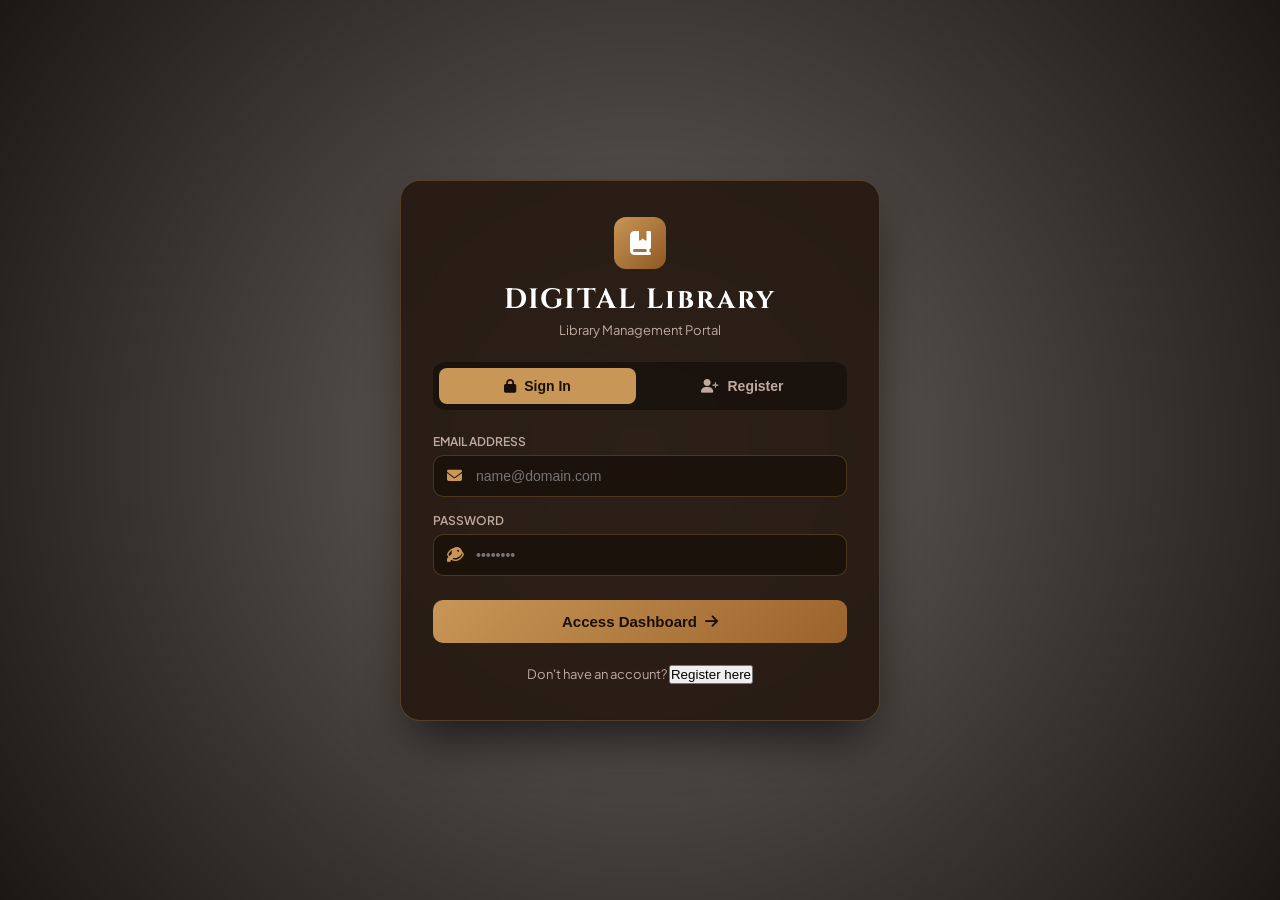
<file: index.html>
<!DOCTYPE html>
<html lang="en">
<head>
  <meta charset="UTF-8" />
  <meta name="viewport" content="width=device-width, initial-scale=1.0" />
  <title>Library Management - Login & Register</title>
  
  <!-- Fonts -->
  <link rel="preconnect" href="https://fonts.googleapis.com">
  <link rel="preconnect" href="https://fonts.gstatic.com" crossorigin>
  <link href="https://fonts.googleapis.com/css2?family=Cinzel:wght@600;700&family=Plus+Jakarta+Sans:wght@400;500;600;700&display=swap" rel="stylesheet">
  
  <!-- Font Awesome Icons -->
  <link rel="stylesheet" href="https://cdnjs.cloudflare.com/ajax/libs/font-awesome/6.5.1/css/all.min.css">
  
  <!-- Stylesheet -->
  <link rel="stylesheet" href="style.css" />
</head>
<body>
  <div class="library-bg-overlay"></div>
  <div id="toast" class="toast"></div>

  <div class="auth-wrapper">
    <div class="auth-card">
      <!-- Header -->
      <div class="auth-header">
        <div class="logo-icon"><i class="fa-solid fa-book-bookmark"></i></div>
        <h1 class="brand-title">DIGITAL Library</h1>
        <p class="brand-subtitle">Library Management Portal</p>
      </div>

      <!-- Tab Buttons -->
      <div class="auth-tabs">
        <button id="tab-login-btn" type="button" class="tab-btn active" onclick="switchAuthTab('login')">
          <i class="fa-solid fa-lock"></i> Sign In
        </button>
        <button id="tab-register-btn" type="button" class="tab-btn" onclick="switchAuthTab('register')">
          <i class="fa-solid fa-user-plus"></i> Register
        </button>
      </div>

      <!-- Login Form -->
      <form id="login-form" class="auth-form" onsubmit="handleLogin(event)">
        <div class="input-group">
          <label for="login-email">Email Address</label>
          <div class="input-field">
            <i class="fa-solid fa-envelope"></i>
            <input type="email" id="login-email" name="email" autocomplete="username" placeholder="name@domain.com" required />
          </div>
        </div>

        <div class="input-group">
          <label for="login-password">Password</label>
          <div class="input-field">
            <i class="fa-solid fa-key"></i>
            <input type="password" id="login-password" name="password" autocomplete="current-password" placeholder="••••••••" required />
            <i class="fa-regular fa-eye toggle-pwd" onclick="togglePasswordVisibility('login-password', this)"></i>
          </div>
        </div>

        <!-- Extra: Remember Me & Forgot Password -->
        

        <button type="submit" class="submit-btn">
          Access Dashboard <i class="fa-solid fa-arrow-right"></i>
        </button>

        <p class="switch-helper">
          Don't have an account? <button type="button" class="text-link-btn" onclick="switchAuthTab('register')">Register here</button>
        </p>
      </form>

      <!-- Register Form -->
      <form id="register-form" class="auth-form hidden" onsubmit="handleRegister(event)">
        <div class="input-group">
          <label for="reg-name">Full Name</label>
          <div class="input-field">
            <i class="fa-solid fa-user"></i>
            <input type="text" id="reg-name" name="name" placeholder="Enter Full Name" required />
          </div>
        </div>

        <!-- Extra: User Role Dropdown -->
        

        <div class="input-group">
          <label for="reg-mobile">Mobile Number</label>
          <div class="input-field">
            <i class="fa-solid fa-phone"></i>
            <input type="tel" id="reg-mobile" name="mobile" placeholder="10-digit number" pattern="[0-9]{10}" title="Please enter a valid 10-digit mobile number" required />
          </div>
        </div>

        <div class="input-group">
          <label for="reg-address">Address</label>
          <div class="input-field">
            <i class="fa-solid fa-location-dot"></i>
            <input type="text" id="reg-address" name="address" placeholder="Address" required />
          </div>
        </div>

        <div class="input-group">
          <label for="reg-email">Email Address</label>
          <div class="input-field">
            <i class="fa-solid fa-envelope"></i>
            <input type="email" id="reg-email" name="email" autocomplete="username" placeholder="name@domain.com" required />
          </div>
        </div>

        <div class="input-group">
          <label for="reg-password">Password</label>
          <div class="input-field">
            <i class="fa-solid fa-key"></i>
            <input type="password" id="reg-password" name="password" autocomplete="new-password" placeholder="Create Password (min 6 chars)" minlength="6" required />
            <i class="fa-regular fa-eye toggle-pwd" onclick="togglePasswordVisibility('reg-password', this)"></i>
          </div>
        </div>

        <button type="submit" class="submit-btn">
          Create Account <i class="fa-solid fa-circle-check"></i>
        </button>

        <p class="switch-helper">
          Already registered? <button type="button" class="text-link-btn" onclick="switchAuthTab('login')">Sign in instead</button>
        </p>
      </form>
    </div>
  </div>

  <script src="script.js"></script>
</body>
</html>
</file>
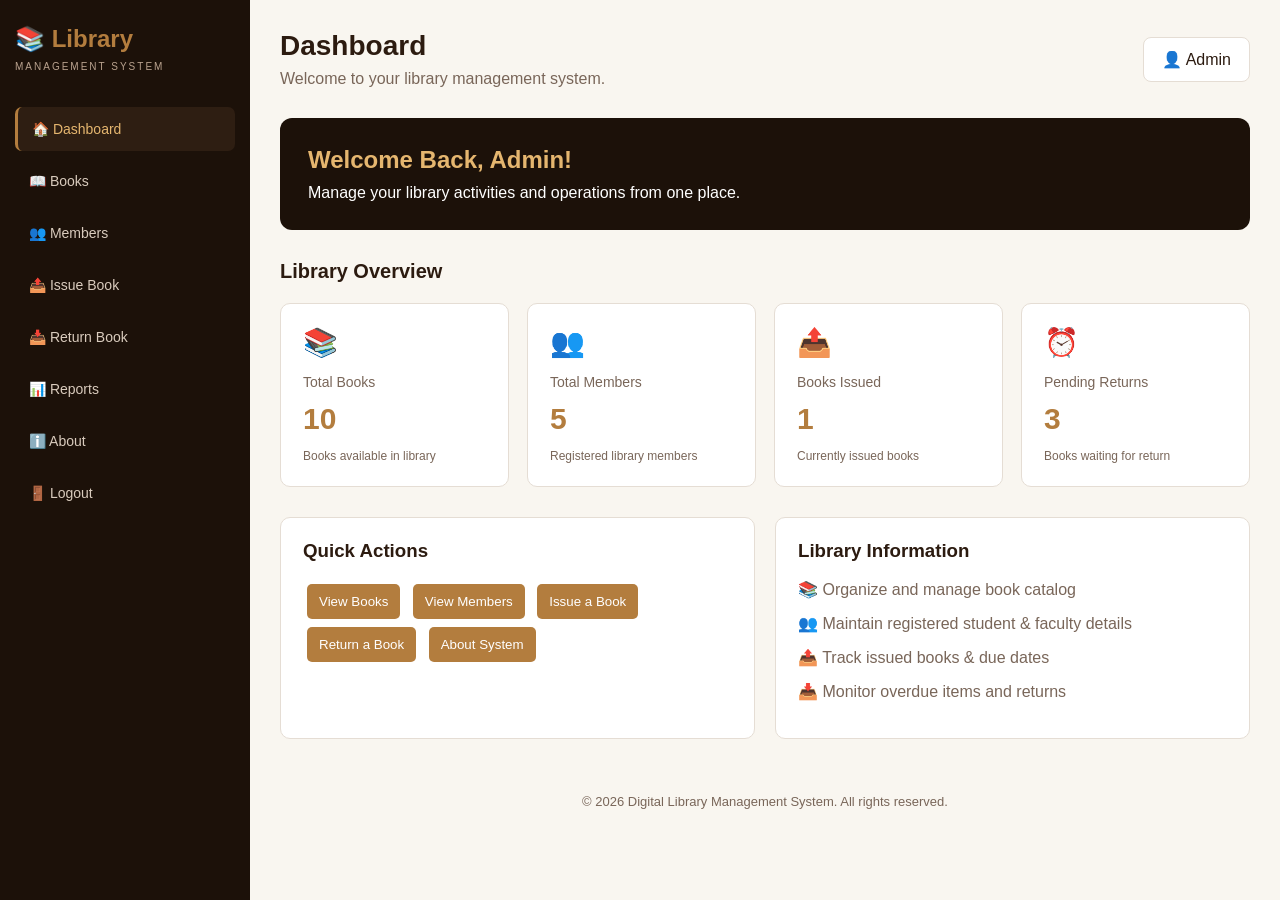
<file: dashboard/dashboard.html>
<!DOCTYPE html>
<html lang="en">
<head>
    <meta charset="UTF-8">
    <meta name="viewport" content="width=device-width, initial-scale=1.0">
    <title>Library Dashboard - Digital Library Management</title>
    <link rel="stylesheet" href="dashboard.css">
</head>
<body>

    <!-- Sidebar Navigation -->
    <aside class="sidebar">
        <h2>📚 Library</h2>
        <p class="subtitle">MANAGEMENT SYSTEM</p>

        <nav>
            <a href="dashboard.html" class="active">🏠 Dashboard</a>
            <a href="books/book.html">📖 Books</a>
            <a href="members/member.html">👥 Members</a>
            <a href="issue/issue.html">📤 Issue Book</a>
            <a href="return/return.html">📥 Return Book</a>
            <a href="reports/report.html">📊 Reports</a>
            <a href="about/about.html">ℹ️ About</a>
            <a href="./index.html" id="logoutBtn">🚪 Logout</a>
        </nav>
    </aside>

    <!-- Main Content Area -->
    <main class="main">

        <header>
            <div>
                <h1>Dashboard</h1>
                <p>Welcome to your library management system.</p>
            </div>
            <div class="profile">👤 Admin</div>
        </header>

        <section class="welcome">
            <h2>Welcome Back, Admin!</h2>
            <p>Manage your library activities and operations from one place.</p>
        </section>

        <h2 class="section-title">Library Overview</h2>

        <section class="cards">
            <div class="card">
                <div class="card-icon">📚</div>
                <p>Total Books</p>
                <h2 id="books">10</h2>
                <span>Books available in library</span>
            </div>

            <div class="card">
                <div class="card-icon">👥</div>
                <p>Total Members</p>
                <h2 id="members">5</h2>
                <span>Registered library members</span>
            </div>

            <div class="card">
                <div class="card-icon">📤</div>
                <p>Books Issued</p>
                <h2 id="issued">1</h2>
                <span>Currently issued books</span>
            </div>

            <div class="card">
                <div class="card-icon">⏰</div>
                <p>Pending Returns</p>
                <h2 id="pending">3</h2>
                <span>Books waiting for return</span>
            </div>
        </section>

        <section class="bottom">
            <div class="panel">
                <h3>Quick Actions</h3>
                <button type="button" data-page="books">View Books</button>
                <button type="button" data-page="members">View Members</button>
                <button type="button" data-page="issue book">Issue a Book</button>
                <button type="button" data-page="return book">Return a Book</button>
                <button type="button" data-page="about">About System</button>
            </div>

            <div class="panel">
                <h3>Library Information</h3>
                <p>📚 Organize and manage book catalog</p>
                <p>👥 Maintain registered student &amp; faculty details</p>
                <p>📤 Track issued books &amp; due dates</p>
                <p>📥 Monitor overdue items and returns</p>
            </div>
        </section>

        <footer>
            © 2026 Digital Library Management System. All rights reserved.
        </footer>

    </main>

    <script src="dashboard.js"></script>
</body>
</html>
</file>
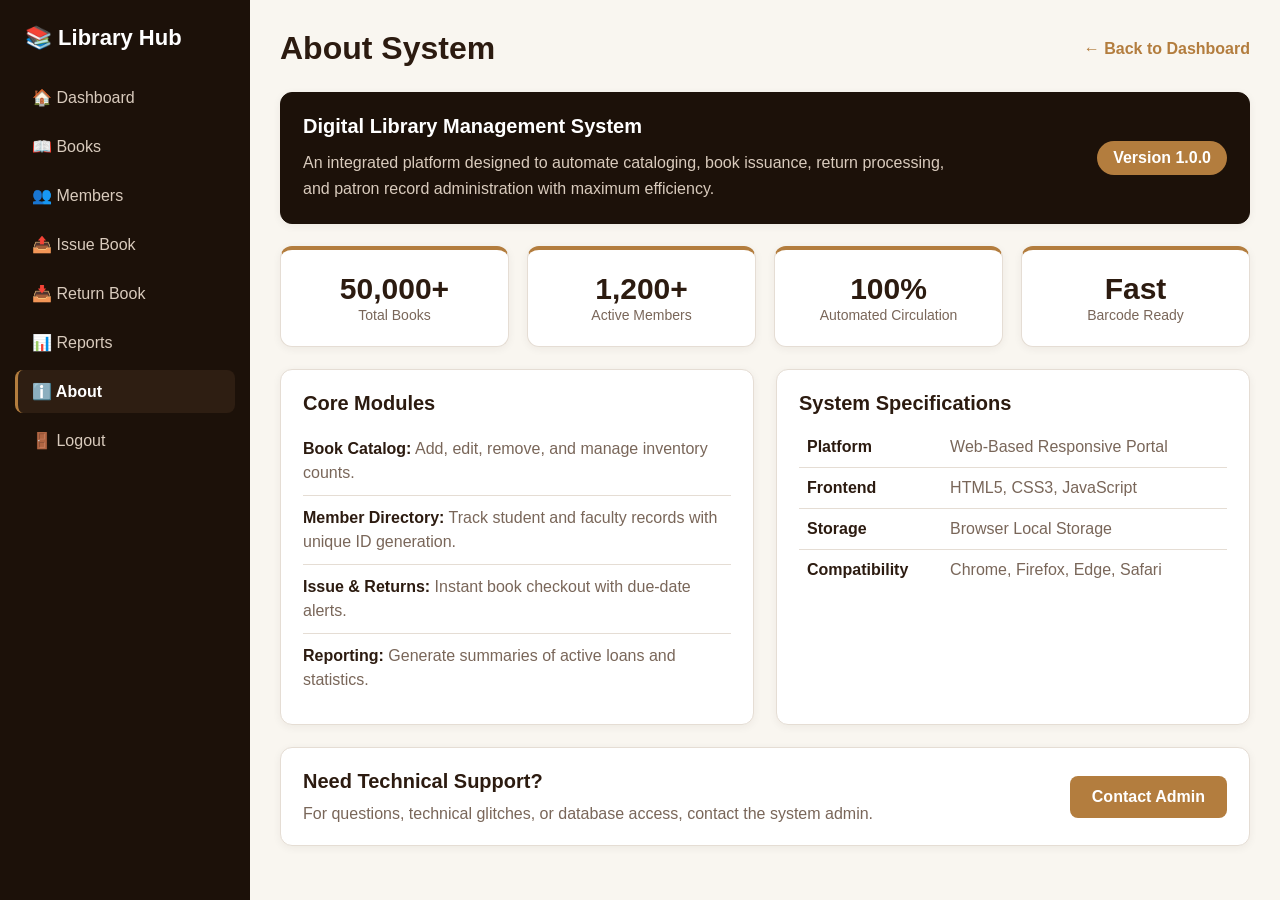
<file: dashboard/about/about.html>
<!DOCTYPE html>
<html lang="en">
<head>
  <meta charset="UTF-8">
  <meta name="viewport" content="width=device-width, initial-scale=1.0">
  <title>Library Management - About</title>
  <link rel="stylesheet" href="about.css">
</head>
<body>
  <div class="container">

    <!-- Sidebar Navigation -->
    <aside class="sidebar">
      <div class="sidebar-header">
        <h2>📚 Library Hub</h2>
      </div>

      <nav class="nav-menu">
        <a href="../dashboard.html" class="nav-link">🏠 Dashboard</a>
        <a href="../books/book.html" class="nav-link">📖 Books</a>
        <a href="../members/member.html" class="nav-link">👥 Members</a>
        <a href="../issue/issue.html" class="nav-link">📤 Issue Book</a>
        <a href="../return/return.html" class="nav-link">📥 Return Book</a>
        <a href="../reports/report.html" class="nav-link">📊 Reports</a>
      </nav>

      <div class="sidebar-footer">
        <a href="about/about.html" class="about-btn active">ℹ️ About</a>
        <a href="#" id="logoutBtn" class="logout-btn">🚪 Logout</a>
      </div>
    </aside>

    <!-- Main Content Area -->
    <main class="main-content">
      <header class="topbar">
        <h1>About System</h1>
        <a href="../dashboard.html" class="back-link">← Back to Dashboard</a>
      </header>

      <div class="content-body">

        <section class="card about-hero">
          <div class="hero-content">
            <h2>Digital Library Management System</h2>
            <p>
              An integrated platform designed to automate cataloging, book issuance,
              return processing, and patron record administration with maximum efficiency.
            </p>
          </div>
          <div class="hero-badge">Version 1.0.0</div>
        </section>

        <section class="stats-grid">
          <div class="card stat-card">
            <span class="stat-number">50,000+</span>
            <span class="stat-label">Total Books</span>
          </div>
          <div class="card stat-card">
            <span class="stat-number">1,200+</span>
            <span class="stat-label">Active Members</span>
          </div>
          <div class="card stat-card">
            <span class="stat-number">100%</span>
            <span class="stat-label">Automated Circulation</span>
          </div>
          <div class="card stat-card">
            <span class="stat-number">Fast</span>
            <span class="stat-label">Barcode Ready</span>
          </div>
        </section>

        <div class="grid-dual">
          <section class="card">
            <h2>Core Modules</h2>
            <ul class="feature-list">
              <li><strong>Book Catalog:</strong> Add, edit, remove, and manage inventory counts.</li>
              <li><strong>Member Directory:</strong> Track student and faculty records with unique ID generation.</li>
              <li><strong>Issue &amp; Returns:</strong> Instant book checkout with due-date alerts.</li>
              <li><strong>Reporting:</strong> Generate summaries of active loans and statistics.</li>
            </ul>
          </section>

          <section class="card">
            <h2>System Specifications</h2>
            <table class="specs-table">
              <tbody>
                <tr><td><strong>Platform</strong></td><td>Web-Based Responsive Portal</td></tr>
                <tr><td><strong>Frontend</strong></td><td>HTML5, CSS3, JavaScript</td></tr>
                <tr><td><strong>Storage</strong></td><td>Browser Local Storage</td></tr>
                <tr><td><strong>Compatibility</strong></td><td>Chrome, Firefox, Edge, Safari</td></tr>
              </tbody>
            </table>
          </section>
        </div>

        <section class="card support-card">
          <div>
            <h2>Need Technical Support?</h2>
            <p>For questions, technical glitches, or database access, contact the system admin.</p>
          </div>
          <a href="mailto:admin@libraryhub.com" class="btn-primary">Contact Admin</a>
        </section>

      </div>
    </main>
  </div>

  <script src="about.js"></script>
</body>
</html>
</file>
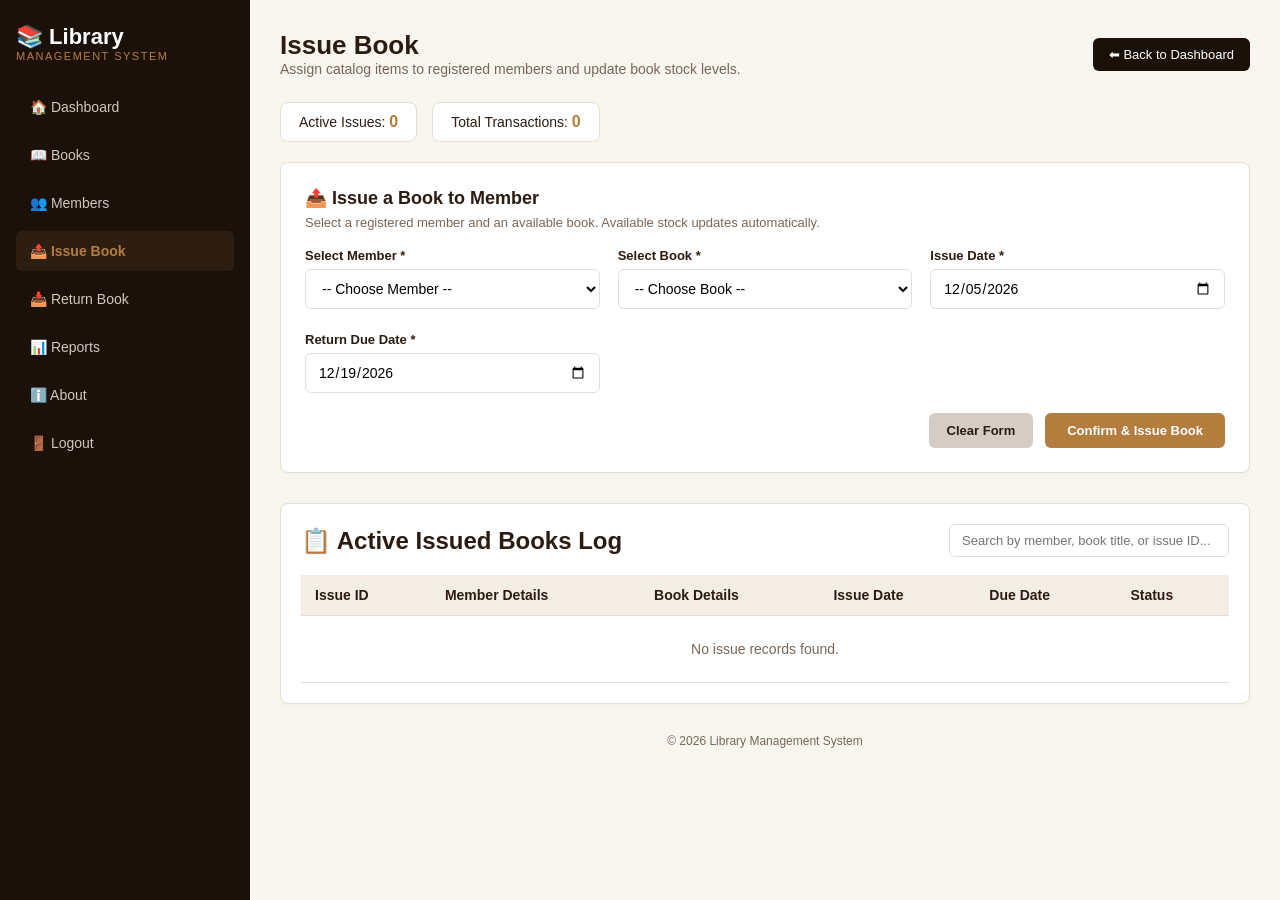
<file: dashboard/issue/issue.html>
<!DOCTYPE html>
<html lang="en">
<head>
    <meta charset="UTF-8">
    <meta name="viewport" content="width=device-width, initial-scale=1.0">
    <title>Library - Issue Book</title>
    <link rel="stylesheet" href="issue.css">
</head>
<body>

    <!-- Sidebar Navigation -->
    <div class="sidebar">
        <h2>📚 Library</h2>
        <p class="subtitle">MANAGEMENT SYSTEM</p>
        <nav>
            <a href="../dashboard.html">🏠 Dashboard</a>
            <a href="../books/book.html">📖 Books</a>
            <a href="../members/member.html">👥 Members</a>
            <a href="issue.html" class="active">📤 Issue Book</a>
            <a href="../return/return.html">📥 Return Book</a>
            <a href="../reports/report.html">📊 Reports</a>
            <a href="../about/about.html">ℹ️ About</a>
            <a href="javascript:void(0)" onclick="logout()">🚪 Logout</a>
        </nav>
    </div>

    <!-- Main Workspace Content -->
    <div class="main">
        <header>
            <div>
                <h1>Issue Book</h1>
                <p>Assign catalog items to registered members and update book stock levels.</p>
            </div>
            <div>
                <a href="../dashboard.html" class="btn-back">⬅ Back to Dashboard</a>
            </div>
        </header>

        <!-- Dynamic Summary Badges -->
        <div class="stats-row">
            <div class="stat-badge">Active Issues: <b id="totalActiveIssues">0</b></div>
            <div class="stat-badge">Total Transactions: <b id="totalIssueRecords">0</b></div>
        </div>

        <!-- Issue Book Form Layout -->
        <div class="card-form">
            <h2>📤 Issue a Book to Member</h2>
            <p class="form-instruction">Select a registered member and an available book. Available stock updates automatically.</p>

            <!-- Dynamic Feedback Alert -->
            <div id="alertMessage" class="alert-box"></div>

            <form id="issueForm" onsubmit="handleIssueBook(event)">
                <div class="form-grid">
                    <!-- Member Select -->
                    <div class="form-group">
                        <label for="memberSelect">Select Member *</label>
                        <select id="memberSelect" required>
                            <option value="">-- Choose Member --</option>
                        </select>
                    </div>

                    <!-- Book Select -->
                    <div class="form-group">
                        <label for="bookSelect">Select Book *</label>
                        <select id="bookSelect" onchange="checkSelectedBookAvailability()" required>
                            <option value="">-- Choose Book --</option>
                        </select>
                        <small id="stockStatusText" class="stock-status"></small>
                    </div>

                    <!-- Issue Date -->
                    <div class="form-group">
                        <label for="issueDate">Issue Date *</label>
                        <input type="date" id="issueDate" required>
                    </div>

                    <!-- Return Due Date -->
                    <div class="form-group">
                        <label for="returnDate">Return Due Date *</label>
                        <input type="date" id="returnDate" required>
                    </div>
                </div>

                <div class="form-actions">
                    <button type="reset" class="btn-reset" onclick="resetFormState()">Clear Form</button>
                    <button type="submit" id="btnSubmitIssue" class="btn-submit">Confirm & Issue Book</button>
                </div>
            </form>
        </div>

        <!-- Recent Issued Transactions Table -->
        <div class="table-container">
            <div class="table-header">
                <h2>📋 Active Issued Books Log</h2>
                <input type="text" id="searchInput" placeholder="Search by member, book title, or issue ID..." onkeyup="searchIssueRecords()">
            </div>

            <table>
                <thead>
                    <tr>
                        <th>Issue ID</th>
                        <th>Member Details</th>
                        <th>Book Details</th>
                        <th>Issue Date</th>
                        <th>Due Date</th>
                        <th>Status</th>
                    </tr>
                </thead>
                <tbody id="issueTableBody">
                    <!-- Populated dynamically via JavaScript -->
                </tbody>
            </table>
        </div>

        <footer>© 2026 Library Management System</footer>
    </div>

    <script src="issue.js"></script>
</body>
</html>
</file>
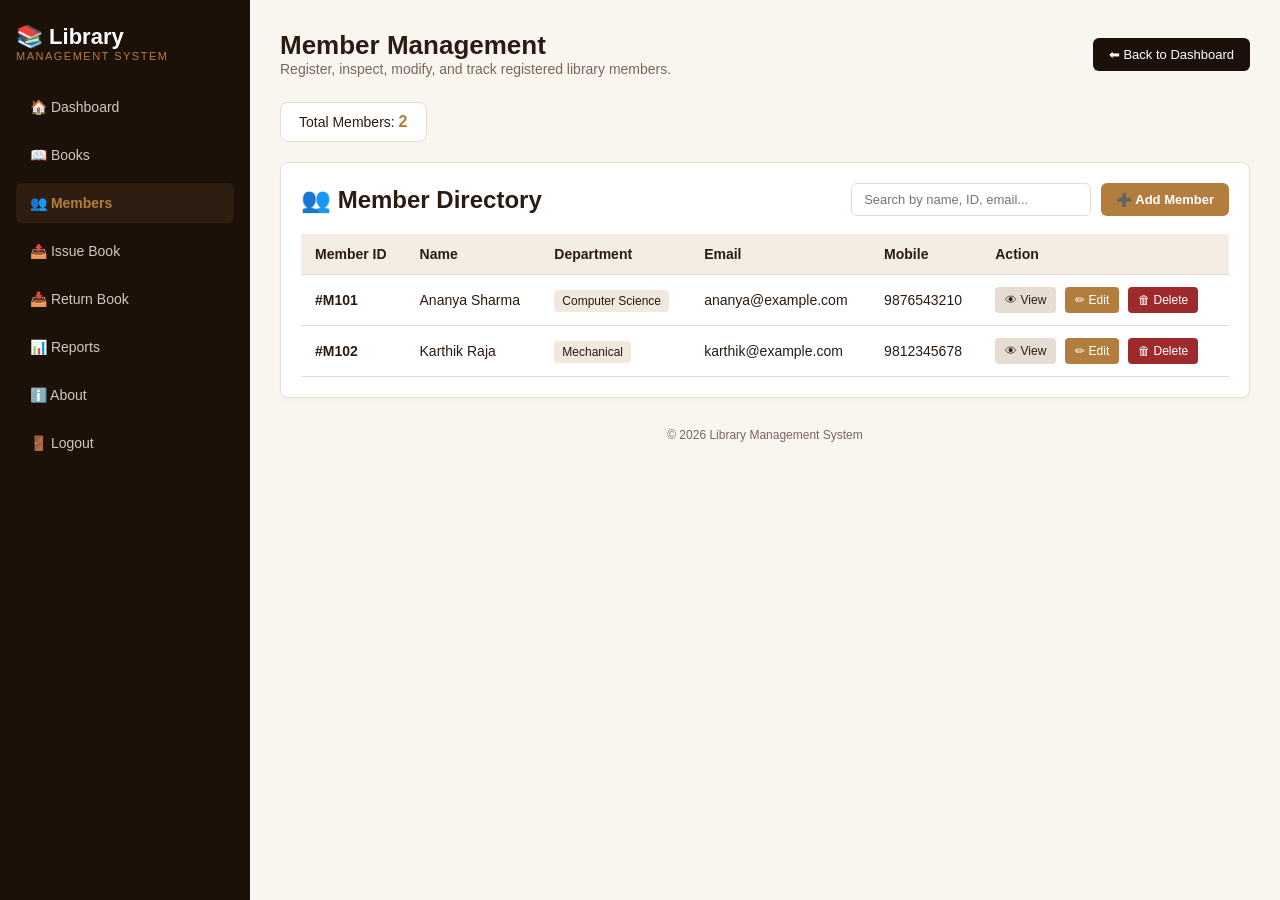
<file: dashboard/members/member.html>
<!DOCTYPE html>
<html lang="en">
<head>
    <meta charset="UTF-8">
    <meta name="viewport" content="width=device-width, initial-scale=1.0">
    <title>Library - Member Management</title>
    <link rel="stylesheet" href="member.css">
</head>
<body>

    <!-- Sidebar Navigation -->
    <div class="sidebar">
        <h2>📚 Library</h2>
        <p class="subtitle">MANAGEMENT SYSTEM</p>
        <nav>
            <a href="../dashboard.html">🏠 Dashboard</a>
            <a href="../books/book.html">📖 Books</a>
            <a href="member.html" class="active">👥 Members</a>
            <a href="../issue/issue.html">📤 Issue Book</a>
            <a href="../return/return.html">📥 Return Book</a>
            <a href="../reports/report.html">📊 Reports</a>
            <a href="../about/about.html">ℹ️ About</a>
            <a href="javascript:void(0)" onclick="logout()">🚪 Logout</a>
        </nav>
    </div>

    <!-- Main Content Area -->
    <div class="main">
        <header>
            <div>
                <h1>Member Management</h1>
                <p>Register, inspect, modify, and track registered library members.</p>
            </div>
            <div>
                <a href="../index.html" class="btn-back">⬅ Back to Dashboard</a>
            </div>
        </header>

        <!-- Stats Overview -->
        <div class="stats-row">
            <div class="stat-badge">Total Members: <b id="totalMembers">0</b></div>
        </div>

        <!-- Member Table Container -->
        <div class="table-container">
            <div class="table-header">
                <h2>👥 Member Directory</h2>
                <div class="header-actions">
                    <input type="text" id="searchInput" placeholder="Search by name, ID, email..." onkeyup="searchMembers()">
                    <button class="btn-add" onclick="openAddModal()">➕ Add Member</button>
                </div>
            </div>

            <table>
                <thead>
                    <tr>
                        <th>Member ID</th>
                        <th>Name</th>
                        <th>Department</th>
                        <th>Email</th>
                        <th>Mobile</th>
                        <th>Action</th>
                    </tr>
                </thead>
                <tbody id="memberTableBody">
                    <!-- Populated dynamically via JavaScript -->
                </tbody>
            </table>
        </div>

        <footer>© 2026 Library Management System</footer>
    </div>

    <!-- 1. ADD MEMBER MODAL -->
    <div class="modal" id="addModal">
        <div class="modal-content">
            <div class="modal-header">
                <h3>➕ Register New Member</h3>
                <span class="close-btn" onclick="closeModal('addModal')">&times;</span>
            </div>
            <form id="addForm" onsubmit="addMember(event)">
                <div class="modal-body">
                    <div class="form-group">
                        <label>Member ID</label>
                        <input type="text" id="addId" placeholder="e.g. M101" required>
                    </div>
                    <div class="form-group">
                        <label>Full Name</label>
                        <input type="text" id="addName" placeholder="Enter student or staff name" required>
                    </div>
                    <div class="form-group">
                        <label>Department</label>
                        <input type="text" id="addDept" placeholder="e.g. Computer Science, Mechanical" required>
                    </div>
                    <div class="form-group">
                        <label>Email Address</label>
                        <input type="email" id="addEmail" placeholder="e.g. user@example.com" required>
                    </div>
                    <div class="form-group">
                        <label>Mobile Number (10 digits)</label>
                        <input type="tel" id="addMobile" placeholder="e.g. 9876543210" pattern="[0-9]{10}" maxlength="10" required>
                    </div>
                </div>
                <div class="modal-footer">
                    <button type="button" class="btn-cancel" onclick="closeModal('addModal')">Cancel</button>
                    <button type="submit" class="btn-save">Save Member</button>
                </div>
            </form>
        </div>
    </div>

    <!-- 2. VIEW MEMBER MODAL -->
    <div class="modal" id="viewModal">
        <div class="modal-content">
            <div class="modal-header">
                <h3>👤 Member Details</h3>
                <span class="close-btn" onclick="closeModal('viewModal')">&times;</span>
            </div>
            <div class="modal-body view-details">
                <p><strong>Member ID:</strong> <span id="viewId"></span></p>
                <p><strong>Full Name:</strong> <span id="viewName"></span></p>
                <p><strong>Department:</strong> <span id="viewDept"></span></p>
                <p><strong>Email Address:</strong> <span id="viewEmail"></span></p>
                <p><strong>Mobile Number:</strong> <span id="viewMobile"></span></p>
            </div>
            <div class="modal-footer">
                <button type="button" class="btn-cancel" onclick="closeModal('viewModal')">Close</button>
            </div>
        </div>
    </div>

    <!-- 3. EDIT MEMBER MODAL -->
    <div class="modal" id="editModal">
        <div class="modal-content">
            <div class="modal-header">
                <h3>✏️ Edit Member Info</h3>
                <span class="close-btn" onclick="closeModal('editModal')">&times;</span>
            </div>
            <form id="editForm" onsubmit="saveMemberChanges(event)">
                <div class="modal-body">
                    <div class="form-group">
                        <label>Member ID (Read-only)</label>
                        <input type="text" id="editId" readonly>
                    </div>
                    <div class="form-group">
                        <label>Full Name</label>
                        <input type="text" id="editName" required>
                    </div>
                    <div class="form-group">
                        <label>Department</label>
                        <input type="text" id="editDept" required>
                    </div>
                    <div class="form-group">
                        <label>Email Address</label>
                        <input type="email" id="editEmail" required>
                    </div>
                    <div class="form-group">
                        <label>Mobile Number (10 digits)</label>
                        <input type="tel" id="editMobile" pattern="[0-9]{10}" maxlength="10" required>
                    </div>
                </div>
                <div class="modal-footer">
                    <button type="button" class="btn-cancel" onclick="closeModal('editModal')">Cancel</button>
                    <button type="submit" class="btn-save">Update Changes</button>
                </div>
            </form>
        </div>
    </div>

    <script src="member.js"></script>
</body>
</html>
</file>
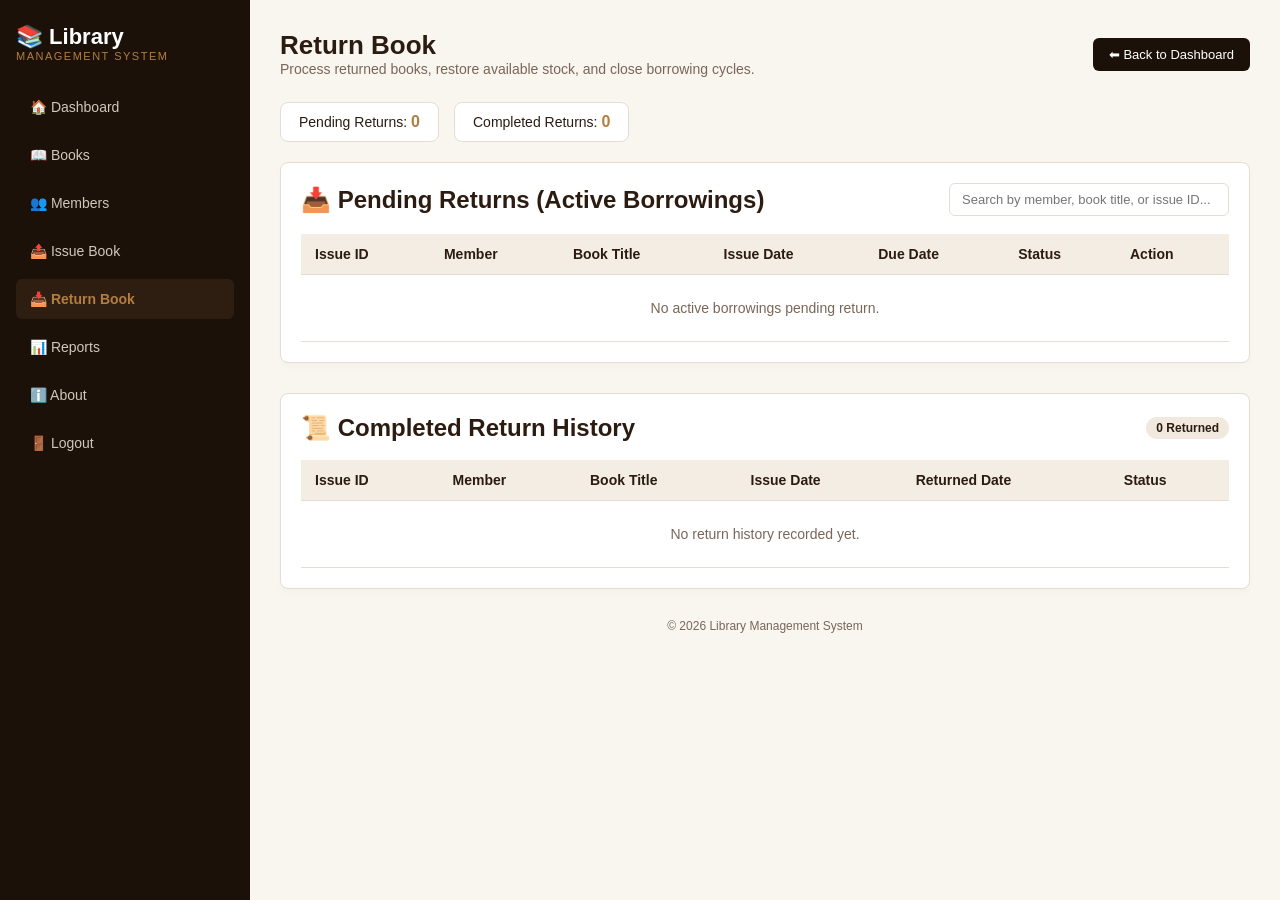
<file: dashboard/return/return.html>
<!DOCTYPE html>
<html lang="en">
<head>
    <meta charset="UTF-8">
    <meta name="viewport" content="width=device-width, initial-scale=1.0">
    <title>Library - Return Book</title>
    <link rel="stylesheet" href="return.css">
</head>
<body>

    <!-- Sidebar Navigation -->
    <div class="sidebar">
        <h2>📚 Library</h2>
        <p class="subtitle">MANAGEMENT SYSTEM</p>
        <nav>
            <a href="../dashboard.html">🏠 Dashboard</a>
            <a href="../books/book.html">📖 Books</a>
            <a href="../members/member.html">👥 Members</a>
            <a href="../issue/issue.html">📤 Issue Book</a>
            <a href="return.html" class="active">📥 Return Book</a>
            <a href="../reports/report.html">📊 Reports</a>
            <a href="../about/about.html">ℹ️ About</a>
            <a href="javascript:void(0)" onclick="logout()">🚪 Logout</a>
        </nav>
    </div>

    <!-- Main Workspace Content -->
    <div class="main">
        <header>
            <div>
                <h1>Return Book</h1>
                <p>Process returned books, restore available stock, and close borrowing cycles.</p>
            </div>
            <div>
                <a href="../dashboard.html" class="btn-back">⬅ Back to Dashboard</a>
            </div>
        </header>

        <!-- Dynamic Counter Badges -->
        <div class="stats-row">
            <div class="stat-badge">Pending Returns: <b id="pendingReturnsCount">0</b></div>
            <div class="stat-badge">Completed Returns: <b id="completedReturnsCount">0</b></div>
        </div>

        <!-- Alert Notification Box -->
        <div id="alertMessage" class="alert-box"></div>

        <!-- Pending Active Issues (Return Center) -->
        <div class="table-container">
            <div class="table-header">
                <h2>📥 Pending Returns (Active Borrowings)</h2>
                <input type="text" id="searchInput" placeholder="Search by member, book title, or issue ID..." onkeyup="searchReturnRecords()">
            </div>

            <table>
                <thead>
                    <tr>
                        <th>Issue ID</th>
                        <th>Member</th>
                        <th>Book Title</th>
                        <th>Issue Date</th>
                        <th>Due Date</th>
                        <th>Status</th>
                        <th>Action</th>
                    </tr>
                </thead>
                <tbody id="returnTableBody">
                    <!-- Populated dynamically via JavaScript -->
                </tbody>
            </table>
        </div>

        <!-- Returned History Archive -->
        <div class="table-container history-section">
            <div class="table-header">
                <h2>📜 Completed Return History</h2>
                <span class="history-badge" id="historyCounter">0 Returned</span>
            </div>

            <table>
                <thead>
                    <tr>
                        <th>Issue ID</th>
                        <th>Member</th>
                        <th>Book Title</th>
                        <th>Issue Date</th>
                        <th>Returned Date</th>
                        <th>Status</th>
                    </tr>
                </thead>
                <tbody id="historyTableBody">
                    <!-- Closed records dynamically loaded here -->
                </tbody>
            </table>
        </div>

        <footer>© 2026 Library Management System</footer>
    </div>

    <!-- RETURN CONFIRMATION MODAL -->
    <div class="modal" id="returnModal">
        <div class="modal-content">
            <div class="modal-header">
                <h3>📥 Confirm Book Return</h3>
                <span class="close-btn" onclick="closeModal('returnModal')">&times;</span>
            </div>
            <form id="returnForm" onsubmit="processReturnConfirmation(event)">
                <div class="modal-body">
                    <input type="hidden" id="modalIssueId">
                    <p class="modal-desc">Review the transaction details before confirming receipt of the book:</p>
                    <div class="return-details-box">
                        <p><strong>Issue ID:</strong> <span id="modalIssueText"></span></p>
                        <p><strong>Member Name:</strong> <span id="modalMemberText"></span></p>
                        <p><strong>Book Title:</strong> <span id="modalBookText"></span></p>
                        <p><strong>Issue Date:</strong> <span id="modalIssueDateText"></span></p>
                        <p><strong>Due Date:</strong> <span id="modalDueDateText"></span></p>
                    </div>

                    <div class="form-group">
                        <label for="modalReturnDate">Return Acceptance Date *</label>
                        <input type="date" id="modalReturnDate" required>
                    </div>
                </div>
                <div class="modal-footer">
                    <button type="button" class="btn-cancel" onclick="closeModal('returnModal')">Cancel</button>
                    <button type="submit" class="btn-confirm">Confirm & Restore Stock</button>
                </div>
            </form>
        </div>
    </div>

    <script src="return.js"></script>
</body>
</html>
</file>
<file: style.css>
:root {
  --primary-dark: #1e130c;
  --panel-bg: rgba(36, 23, 15, 0.88);
  --accent-gold: #c89656;
  --accent-hover: #dfa869;
  --brown-border: rgba(200, 150, 86, 0.28);
  --text-main: #f5ede6;
  --text-muted: #bfaaa0;
  --danger: #d9534f;
  --success: #5cb85c;
}

* {
  box-sizing: border-box;
  margin: 0;
  padding: 0;
}

body {
  font-family: 'Plus Jakarta Sans', sans-serif;
  color: var(--text-main);
  min-height: 100vh;
  display: flex;
  align-items: center;
  justify-content: center;
  position: relative;
  padding: 20px;
}

.library-bg-overlay {
  position: fixed;
  inset: 0;
  background-image: 
    radial-gradient(circle at center, rgba(30, 19, 12, 0.65), rgba(16, 10, 6, 0.94)),
    url('https://images.unsplash.com/photo-1521587760476-6c12a4b040da?q=80&w=1920&auto=format&fit=crop');
  background-size: cover;
  background-position: center;
  background-repeat: no-repeat;
  z-index: -1;
  filter: brightness(0.9);
}

.auth-wrapper {
  width: 100%;
  max-width: 480px;
}

.auth-card {
  background: var(--panel-bg);
  backdrop-filter: blur(16px);
  -webkit-backdrop-filter: blur(16px);
  border: 1px solid var(--brown-border);
  border-radius: 20px;
  padding: 36px 32px;
  box-shadow: 0 25px 50px -12px rgba(0, 0, 0, 0.7);
}

.auth-header {
  text-align: center;
  margin-bottom: 24px;
}

.logo-icon {
  width: 52px;
  height: 52px;
  margin: 0 auto 12px;
  background: linear-gradient(135deg, var(--accent-gold), #8f5823);
  color: #fff;
  border-radius: 12px;
  display: flex;
  align-items: center;
  justify-content: center;
  font-size: 24px;
}

.brand-title {
  font-family: 'Cinzel', serif;
  font-size: 28px;
  letter-spacing: 2px;
  color: #fff;
}

.brand-subtitle {
  font-size: 13px;
  color: var(--text-muted);
  margin-top: 4px;
}

.auth-tabs {
  display: grid;
  grid-template-columns: 1fr 1fr;
  gap: 8px;
  background: rgba(18, 11, 7, 0.6);
  padding: 6px;
  border-radius: 12px;
  margin-bottom: 24px;
}

.tab-btn {
  background: transparent;
  border: none;
  color: var(--text-muted);
  font-size: 14px;
  font-weight: 600;
  padding: 10px;
  border-radius: 8px;
  cursor: pointer;
  display: flex;
  align-items: center;
  justify-content: center;
  gap: 8px;
}

.tab-btn.active {
  background: var(--accent-gold);
  color: #1a0f08;
}

.auth-form {
  display: flex;
  flex-direction: column;
  gap: 16px;
}

.hidden {
  display: none !important;
}

.input-group label {
  display: block;
  font-size: 12px;
  font-weight: 600;
  text-transform: uppercase;
  color: var(--text-muted);
  margin-bottom: 6px;
}

.input-field {
  position: relative;
  display: flex;
  align-items: center;
}

.input-field i {
  position: absolute;
  left: 14px;
  color: var(--accent-gold);
  font-size: 15px;
}

.input-field input {
  width: 100%;
  padding: 12px 14px 12px 42px;
  background: rgba(22, 13, 8, 0.7);
  border: 1px solid var(--brown-border);
  border-radius: 10px;
  color: #fff;
  font-size: 14px;
  outline: none;
}

.input-field input:focus {
  border-color: var(--accent-gold);
}

.submit-btn {
  margin-top: 8px;
  padding: 13px;
  background: linear-gradient(135deg, var(--accent-gold), #9b632c);
  border: none;
  border-radius: 10px;
  color: #1a0f08;
  font-size: 15px;
  font-weight: 700;
  cursor: pointer;
  display: flex;
  align-items: center;
  justify-content: center;
  gap: 8px;
}

.submit-btn:hover {
  filter: brightness(1.1);
}

.switch-helper {
  font-size: 13px;
  text-align: center;
  color: var(--text-muted);
  margin-top: 6px;
}

.switch-helper span {
  color: var(--accent-gold);
  font-weight: 600;
  cursor: pointer;
  text-decoration: underline;
}

.toast {
  position: fixed;
  top: 24px;
  right: 24px;
  padding: 14px 22px;
  border-radius: 10px;
  font-size: 14px;
  font-weight: 600;
  color: #fff;
  background: #2b1a10;
  border-left: 5px solid var(--accent-gold);
  transform: translateX(150%);
  transition: transform 0.3s ease;
  z-index: 1000;
}

.toast.show {
  transform: translateX(0);
}

.toast.toast-error {
  border-left-color: var(--danger);
  background: #381515;
}

.toast.toast-success {
  border-left-color: var(--success);
  background: #17331b;
}
</file>
<file: dashboard/dashboard.css>
:root {
    --side-bg: #1c1109;
    --side-hover: #2e1e12;
    --main-bg: #f9f6f0;
    --card-bg: #ffffff;
    --accent-gold: #b37d3e;
    --text-dark: #2c1b10;
    --text-muted: #796659;
    --border-light: #e5ddd4;
}

* {
    margin: 0;
    padding: 0;
    box-sizing: border-box;
}

body {
    font-family: Arial, sans-serif;
    background: var(--main-bg);
    color: var(--text-dark);
}

.sidebar {
    width: 250px;
    height: 100vh;
    background: var(--side-bg);
    color: white;
    position: fixed;
    padding: 25px 15px;
}

.sidebar h2 {
    color: var(--accent-gold);
    margin-bottom: 8px;
}

.subtitle {
    font-size: 10px;
    letter-spacing: 2px;
    color: #b9a28e;
    margin-bottom: 35px;
}

nav a {
    display: block;
    text-decoration: none;
    color: #d9cbbd;
    padding: 14px;
    margin-bottom: 8px;
    border-radius: 7px;
    font-size: 14px;
}

nav a:hover,
nav a.active {
    background: var(--side-hover);
    color: #e5b66f;
    border-left: 3px solid var(--accent-gold);
}

.main {
    margin-left: 250px;
    padding: 30px;
}

header {
    display: flex;
    justify-content: space-between;
    align-items: center;
    margin-bottom: 30px;
}

header h1 {
    font-size: 28px;
    margin-bottom: 8px;
}

header p,
.card p,
.card span {
    color: var(--text-muted);
}

.profile {
    background: white;
    border: 1px solid var(--border-light);
    padding: 12px 18px;
    border-radius: 8px;
}

.welcome {
    background: var(--side-bg);
    color: white;
    padding: 28px;
    border-radius: 12px;
    margin-bottom: 30px;
}

.welcome h2 {
    color: #e5b66f;
    margin-bottom: 10px;
}

.section-title {
    font-size: 20px;
    margin-bottom: 20px;
}

.cards {
    display: grid;
    grid-template-columns: repeat(4, 1fr);
    gap: 18px;
    margin-bottom: 30px;
}

.card {
    background: var(--card-bg);
    border: 1px solid var(--border-light);
    padding: 22px;
    border-radius: 10px;
}

.card-icon {
    font-size: 28px;
    margin-bottom: 15px;
}

.card p {
    font-size: 14px;
    margin-bottom: 12px;
}

.card h2 {
    font-size: 30px;
    color: var(--accent-gold);
    margin-bottom: 10px;
}

.card span {
    font-size: 12px;
}

.bottom {
    display: grid;
    grid-template-columns: 1fr 1fr;
    gap: 20px;
}

.panel {
    background: white;
    border: 1px solid var(--border-light);
    border-radius: 10px;
    padding: 22px;
}

.panel h3 {
    margin-bottom: 18px;
}

.panel button {
    background: var(--accent-gold);
    color: white;
    border: none;
    padding: 10px 12px;
    margin: 4px;
    border-radius: 5px;
    cursor: pointer;
}

.panel button:hover {
    background: var(--side-bg);
}

.panel p {
    margin-bottom: 15px;
    color: var(--text-muted);
}

#message {
    margin-top: 20px;
    color: var(--accent-gold);
    font-weight: bold;
}

footer {
    text-align: center;
    margin-top: 35px;
    padding: 20px;
    color: var(--text-muted);
    font-size: 13px;
}

@media (max-width: 1000px) {
    .cards {
        grid-template-columns: repeat(2, 1fr);
    }
}

@media (max-width: 650px) {
    .sidebar {
        width: 180px;
        padding: 20px 10px;
    }

    .main {
        margin-left: 180px;
        padding: 15px;
    }

    .cards,
    .bottom {
        grid-template-columns: 1fr;
    }

    header {
        align-items: flex-start;
        gap: 12px;
    }

    header h1 {
        font-size: 22px;
    }
}
</file>
<file: dashboard/about/about.css>
/* About page - matches dashboard theme */
:root {
    --side-bg: #1c1109;
    --side-hover: #2e1e12;
    --main-bg: #f9f6f0;
    --card-bg: #ffffff;
    --accent-gold: #b37d3e;
    --text-dark: #2c1b10;
    --text-muted: #796659;
    --border-light: #e5ddd4;
}

* {
  margin: 0;
  padding: 0;
  box-sizing: border-box;
}

body {
  font-family: "Segoe UI", Tahoma, Arial, sans-serif;
  background: var(--main-bg);
  color: var(--text-dark);
}

.container {
  display: flex;
  min-height: 100vh;
}

/* ---------- Sidebar ---------- */
.sidebar {
  width: 250px;
  flex-shrink: 0;
  background: var(--side-bg);
  color: #ffffff;
  display: flex;
  flex-direction: column;
  padding: 25px 15px;
  position: sticky;
  top: 0;
  height: 100vh;
  overflow-y: auto;
}

.sidebar-header h2 {
  font-size: 22px;
  margin-bottom: 25px;
  padding: 0 10px;
}

.nav-menu,
.sidebar-footer {
  display: flex;
  flex-direction: column;
  gap: 6px;
}

.sidebar-footer {
  margin-top: 6px;
}

.nav-link,
.about-btn,
.logout-btn {
  display: block;
  color: #d9cbbd;
  text-decoration: none;
  padding: 12px 14px;
  border-radius: 8px;
  border-left: 3px solid transparent;
  transition: background 0.25s, color 0.25s, border-color 0.25s;
}

.nav-link:hover,
.about-btn:hover,
.logout-btn:hover {
  background: var(--side-hover);
  color: #ffffff;
  border-left-color: var(--accent-gold);
}

.about-btn.active {
  background: var(--side-hover);
  color: #ffffff;
  font-weight: 600;
  border-left-color: var(--accent-gold);
}

/* ---------- Main ---------- */
.main-content {
  flex: 1;
  min-width: 0;
  padding: 30px;
}

.topbar {
  display: flex;
  justify-content: space-between;
  align-items: center;
  flex-wrap: wrap;
  gap: 10px;
  margin-bottom: 25px;
}

.topbar h1 {
  color: var(--text-dark);
}

.back-link {
  color: var(--accent-gold);
  text-decoration: none;
  font-weight: 600;
}

.back-link:hover {
  text-decoration: underline;
}

.content-body {
  display: flex;
  flex-direction: column;
  gap: 22px;
}

.card {
  background: var(--card-bg);
  border: 1px solid var(--border-light);
  border-radius: 12px;
  padding: 22px;
  box-shadow: 0 2px 8px rgba(44, 27, 16, 0.06);
}

.card h2 {
  color: var(--text-dark);
  margin-bottom: 12px;
  font-size: 20px;
}

/* ---------- Hero ---------- */
.about-hero {
  display: flex;
  justify-content: space-between;
  align-items: center;
  gap: 20px;
  background: var(--side-bg);
  border-color: var(--side-bg);
}

.about-hero h2 {
  color: #ffffff;
}

.about-hero p {
  line-height: 1.6;
  color: #d9cbbd;
  max-width: 650px;
}

.hero-badge {
  background: var(--accent-gold);
  color: #ffffff;
  padding: 8px 16px;
  border-radius: 20px;
  font-weight: 600;
  white-space: nowrap;
}

/* ---------- Stats ---------- */
.stats-grid {
  display: grid;
  grid-template-columns: repeat(auto-fit, minmax(170px, 1fr));
  gap: 18px;
}

.stat-card {
  text-align: center;
  border-top: 4px solid var(--accent-gold);
}

.stat-number {
  display: block;
  font-size: 30px;
  font-weight: 700;
  color: var(--text-dark);
}

.stat-label {
  color: var(--text-muted);
  font-size: 14px;
}

/* ---------- Two column area ---------- */
.grid-dual {
  display: grid;
  grid-template-columns: repeat(auto-fit, minmax(min(300px, 100%), 1fr));
  gap: 22px;
}

.feature-list {
  list-style: none;
}

.feature-list li {
  padding: 10px 0;
  border-bottom: 1px solid var(--border-light);
  line-height: 1.5;
  color: var(--text-muted);
}

.feature-list li strong {
  color: var(--text-dark);
}

.feature-list li:last-child {
  border-bottom: none;
}

.specs-table {
  width: 100%;
  border-collapse: collapse;
}

.specs-table td {
  padding: 11px 8px;
  border-bottom: 1px solid var(--border-light);
  color: var(--text-muted);
}

.specs-table td strong {
  color: var(--text-dark);
}

.specs-table tr:last-child td {
  border-bottom: none;
}

/* ---------- Support ---------- */
.support-card {
  display: flex;
  justify-content: space-between;
  align-items: center;
  flex-wrap: wrap;
  gap: 15px;
}

.support-card p {
  color: var(--text-muted);
}

.btn-primary {
  background: var(--accent-gold);
  color: #ffffff;
  text-decoration: none;
  padding: 12px 22px;
  border-radius: 8px;
  font-weight: 600;
  transition: background 0.25s;
}

.btn-primary:hover {
  background: var(--side-bg);
}

/* ---------- Mobile ---------- */
@media (max-width: 800px) {
  .container {
    flex-direction: column;
  }

  .sidebar {
    width: 100%;
    height: auto;
    position: static;
  }

  .nav-menu,
  .sidebar-footer {
    flex-direction: row;
    flex-wrap: wrap;
  }

  .about-hero {
    flex-direction: column;
    align-items: flex-start;
  }
}
</file>
<file: dashboard/issue/issue.css>
/* Color Palette Variables */
:root {
  --side-bg: #1c1109;
  --side-hover: #2e1e12;
  --main-bg: #f9f6f0;
  --card-bg: #ffffff;
  --accent-gold: #b37d3e;
  --text-dark: #2c1b10;
  --text-muted: #796659;
  --border-light: #e5ddd4;
  --success-color: #2e7d32;
  --error-color: #c62828;
}

/* Base Styles and Resets */
* {
  margin: 0;
  padding: 0;
  box-sizing: border-box;
  font-family: 'Segoe UI', Tahoma, Geneva, Verdana, sans-serif;
}

body {
  display: flex;
  min-height: 100vh;
  background-color: var(--main-bg);
  color: var(--text-dark);
}

/* Sidebar Navigation */
.sidebar {
  width: 250px;
  background-color: var(--side-bg);
  color: #ffffff;
  padding: 24px 16px;
  display: flex;
  flex-direction: column;
}

.sidebar h2 {
  font-size: 22px;
}

.sidebar .subtitle {
  font-size: 11px;
  letter-spacing: 1.5px;
  color: var(--accent-gold);
  margin-bottom: 25px;
}

.sidebar nav a {
  display: flex;
  align-items: center;
  gap: 12px;
  padding: 12px 14px;
  color: #d1c7bd;
  text-decoration: none;
  border-radius: 6px;
  margin-bottom: 8px;
  font-size: 14px;
  transition: 0.3s ease;
}

.sidebar nav a:hover,
.sidebar nav a.active {
  background-color: var(--side-hover);
  color: var(--accent-gold);
  font-weight: bold;
}

/* Main Content Workspace */
.main {
  flex: 1;
  padding: 30px;
  overflow-y: auto;
}

header {
  display: flex;
  justify-content: space-between;
  align-items: center;
  margin-bottom: 25px;
}

header h1 {
  font-size: 26px;
}

header p {
  color: var(--text-muted);
  font-size: 14px;
}

.btn-back {
  background: var(--side-bg);
  color: #ffffff;
  text-decoration: none;
  padding: 9px 16px;
  border-radius: 6px;
  font-size: 13px;
  font-weight: 500;
  transition: 0.2s ease;
}

.btn-back:hover {
  background: var(--side-hover);
  color: var(--accent-gold);
}

/* Summary Badges */
.stats-row {
  display: flex;
  gap: 15px;
  margin-bottom: 20px;
}

.stat-badge {
  background: var(--card-bg);
  border: 1px solid var(--border-light);
  padding: 10px 18px;
  border-radius: 8px;
  font-size: 14px;
}

.stat-badge b {
  color: var(--accent-gold);
  font-size: 16px;
}

/* Form Container Card */
.card-form {
  background: var(--card-bg);
  border: 1px solid var(--border-light);
  border-radius: 8px;
  padding: 24px;
  margin-bottom: 30px;
  box-shadow: 0 4px 6px rgba(0, 0, 0, 0.02);
}

.card-form h2 {
  font-size: 18px;
  margin-bottom: 6px;
  color: var(--text-dark);
}

.form-instruction {
  font-size: 13px;
  color: var(--text-muted);
  margin-bottom: 18px;
}

/* Feedback Messages */
.alert-box {
  display: none;
  padding: 12px 16px;
  border-radius: 6px;
  font-size: 14px;
  font-weight: 500;
  margin-bottom: 16px;
}

.alert-box.success {
  display: block;
  background-color: #edf7ed;
  color: var(--success-color);
  border: 1px solid #c8e6c9;
}

.alert-box.error {
  display: block;
  background-color: #fdecea;
  color: var(--error-color);
  border: 1px solid #ffcdd2;
}

/* Form Layout Grids */
.form-grid {
  display: grid;
  grid-template-columns: repeat(auto-fit, minmax(220px, 1fr));
  gap: 18px;
  margin-bottom: 20px;
}

.form-group {
  display: flex;
  flex-direction: column;
}

.form-group label {
  font-size: 13px;
  font-weight: 600;
  margin-bottom: 6px;
  color: var(--text-dark);
}

.form-group select,
.form-group input {
  padding: 10px 12px;
  border: 1px solid var(--border-light);
  border-radius: 6px;
  font-size: 14px;
  background: #fff;
  outline: none;
  transition: 0.2s border-color;
}

.form-group select:focus,
.form-group input:focus {
  border-color: var(--accent-gold);
}

.stock-status {
  font-size: 12px;
  margin-top: 5px;
  font-weight: 600;
}

.stock-status.in-stock {
  color: var(--success-color);
}

.stock-status.out-of-stock {
  color: var(--error-color);
}

/* Form Buttons */
.form-actions {
  display: flex;
  justify-content: flex-end;
  gap: 12px;
}

.btn-reset {
  background: #d4ccc5;
  color: var(--text-dark);
  border: none;
  padding: 10px 18px;
  border-radius: 6px;
  font-size: 13px;
  font-weight: 600;
  cursor: pointer;
  transition: 0.2s ease;
}

.btn-reset:hover {
  background: #c3b9b0;
}

.btn-submit {
  background: var(--accent-gold);
  color: #ffffff;
  border: none;
  padding: 10px 22px;
  border-radius: 6px;
  font-size: 13px;
  font-weight: 600;
  cursor: pointer;
  transition: 0.2s ease;
}

.btn-submit:hover {
  background: #94642e;
}

.btn-submit:disabled {
  background: #d1c7bd;
  cursor: not-allowed;
}

/* Table Container */
.table-container {
  background: var(--card-bg);
  border: 1px solid var(--border-light);
  border-radius: 8px;
  padding: 20px;
  box-shadow: 0 4px 6px rgba(0, 0, 0, 0.02);
}

.table-header {
  display: flex;
  justify-content: space-between;
  align-items: center;
  margin-bottom: 18px;
  flex-wrap: wrap;
  gap: 12px;
}

.table-header input {
  padding: 8px 12px;
  width: 280px;
  border: 1px solid var(--border-light);
  border-radius: 6px;
  outline: none;
  font-size: 13px;
}

.table-header input:focus {
  border-color: var(--accent-gold);
}

table {
  width: 100%;
  border-collapse: collapse;
}

th, td {
  padding: 12px 14px;
  border-bottom: 1px solid var(--border-light);
  font-size: 14px;
  text-align: left;
}

th {
  background-color: #f4ede4;
  color: var(--text-dark);
}

tr:hover {
  background-color: #faf7f2;
}

.status-badge {
  padding: 4px 8px;
  border-radius: 4px;
  font-size: 12px;
  font-weight: 600;
}

.status-issued {
  background-color: #e8f5e9;
  color: var(--success-color);
}

.status-returned {
  background-color: #ede7f6;
  color: #512da8;
}

footer {
  margin-top: 30px;
  text-align: center;
  font-size: 12px;
  color: var(--text-muted);
}
</file>
<file: dashboard/members/member.css>
:root {
  --side-bg: #1c1109;
  --side-hover: #2e1e12;
  --main-bg: #f9f6f0;
  --card-bg: #ffffff;
  --accent-gold: #b37d3e;
  --text-dark: #2c1b10;
  --text-muted: #796659;
  --border-light: #e5ddd4;
}

* {
  margin: 0;
  padding: 0;
  box-sizing: border-box;
  font-family: 'Segoe UI', Tahoma, Geneva, Verdana, sans-serif;
}

body {
  display: flex;
  min-height: 100vh;
  background-color: var(--main-bg);
  color: var(--text-dark);
}

/* Sidebar */
.sidebar {
  width: 250px;
  background-color: var(--side-bg);
  color: #ffffff;
  padding: 24px 16px;
  display: flex;
  flex-direction: column;
}

.sidebar h2 {
  font-size: 22px;
}

.sidebar .subtitle {
  font-size: 11px;
  letter-spacing: 1.5px;
  color: var(--accent-gold);
  margin-bottom: 25px;
}

.sidebar nav a {
  display: flex;
  align-items: center;
  gap: 12px;
  padding: 12px 14px;
  color: #d1c7bd;
  text-decoration: none;
  border-radius: 6px;
  margin-bottom: 8px;
  font-size: 14px;
  transition: 0.3s ease;
}

.sidebar nav a:hover,
.sidebar nav a.active {
  background-color: var(--side-hover);
  color: var(--accent-gold);
  font-weight: bold;
}

/* Main Area */
.main {
  flex: 1;
  padding: 30px;
  overflow-y: auto;
}

header {
  display: flex;
  justify-content: space-between;
  align-items: center;
  margin-bottom: 25px;
}

header h1 {
  font-size: 26px;
}

header p {
  color: var(--text-muted);
  font-size: 14px;
}

.btn-back {
  background: var(--side-bg);
  color: #ffffff;
  text-decoration: none;
  padding: 9px 16px;
  border-radius: 6px;
  font-size: 13px;
  font-weight: 500;
  transition: 0.2s ease;
}

.btn-back:hover {
  background: var(--side-hover);
  color: var(--accent-gold);
}

/* Stats */
.stats-row {
  display: flex;
  gap: 15px;
  margin-bottom: 20px;
}

.stat-badge {
  background: var(--card-bg);
  border: 1px solid var(--border-light);
  padding: 10px 18px;
  border-radius: 8px;
  font-size: 14px;
}

.stat-badge b {
  color: var(--accent-gold);
  font-size: 16px;
}

/* Table Container */
.table-container {
  background: var(--card-bg);
  border: 1px solid var(--border-light);
  border-radius: 8px;
  padding: 20px;
  box-shadow: 0 4px 6px rgba(0, 0, 0, 0.02);
}

.table-header {
  display: flex;
  justify-content: space-between;
  align-items: center;
  margin-bottom: 18px;
  flex-wrap: wrap;
  gap: 12px;
}

.header-actions {
  display: flex;
  gap: 10px;
  align-items: center;
}

.header-actions input {
  padding: 8px 12px;
  width: 240px;
  border: 1px solid var(--border-light);
  border-radius: 6px;
  outline: none;
  font-size: 13px;
}

.header-actions input:focus {
  border-color: var(--accent-gold);
}

.btn-add {
  background-color: var(--accent-gold);
  color: #ffffff;
  border: none;
  padding: 9px 15px;
  border-radius: 6px;
  font-size: 13px;
  font-weight: 600;
  cursor: pointer;
  transition: 0.2s ease;
}

.btn-add:hover {
  background-color: #94642e;
}

table {
  width: 100%;
  border-collapse: collapse;
}

th, td {
  padding: 12px 14px;
  border-bottom: 1px solid var(--border-light);
  font-size: 14px;
  text-align: left;
}

th {
  background-color: #f4ede4;
  color: var(--text-dark);
}

tr:hover {
  background-color: #faf7f2;
}

.dept-badge {
  background-color: #f1e9dd;
  padding: 4px 8px;
  border-radius: 4px;
  font-size: 12px;
}

/* Actions */
.btn-action {
  padding: 6px 10px;
  border: none;
  border-radius: 4px;
  cursor: pointer;
  font-size: 12px;
  margin-right: 5px;
  transition: 0.2s ease;
}

.btn-view {
  background-color: #e5ddd4;
  color: var(--text-dark);
}

.btn-view:hover {
  background-color: #d8cdbf;
}

.btn-edit {
  background-color: var(--accent-gold);
  color: #ffffff;
}

.btn-edit:hover {
  background-color: #94642e;
}

.btn-delete {
  background-color: #9e2a2b;
  color: #ffffff;
}

.btn-delete:hover {
  background-color: #bd3233;
}

footer {
  margin-top: 30px;
  text-align: center;
  font-size: 12px;
  color: var(--text-muted);
}

/* Modals */
.modal {
  display: none;
  position: fixed;
  inset: 0;
  background-color: rgba(28, 17, 9, 0.6);
  justify-content: center;
  align-items: center;
  z-index: 1000;
}

.modal.active {
  display: flex;
}

.modal-content {
  background: var(--card-bg);
  border-radius: 8px;
  width: 420px;
  max-width: 90%;
  max-height: 90vh;
  overflow-y: auto;
  box-shadow: 0 10px 25px rgba(0, 0, 0, 0.25);
}

.modal-header {
  background: var(--side-bg);
  color: #ffffff;
  padding: 14px 18px;
  display: flex;
  justify-content: space-between;
  align-items: center;
}

.close-btn {
  font-size: 20px;
  cursor: pointer;
}

.modal-body {
  padding: 20px;
}

.view-details p {
  margin-bottom: 12px;
  font-size: 14px;
}

.form-group {
  margin-bottom: 12px;
}

.form-group label {
  display: block;
  font-size: 12px;
  margin-bottom: 4px;
  color: var(--text-muted);
}

.form-group input {
  width: 100%;
  padding: 8px 10px;
  border: 1px solid var(--border-light);
  border-radius: 4px;
  font-size: 14px;
}

.form-group input:focus {
  border-color: var(--accent-gold);
  outline: none;
}

.modal-footer {
  padding: 12px 18px;
  background: #f7f3ee;
  display: flex;
  justify-content: flex-end;
  gap: 10px;
}

.btn-cancel {
  background: #d4ccc5;
  color: var(--text-dark);
  border: none;
  padding: 7px 14px;
  border-radius: 4px;
  cursor: pointer;
}

.btn-save {
  background: var(--accent-gold);
  color: #ffffff;
  border: none;
  padding: 7px 16px;
  border-radius: 4px;
  cursor: pointer;
  font-weight: 600;
}
</file>
<file: dashboard/return/return.css>
/* Color Palette Variables */
:root {
  --side-bg: #1c1109;
  --side-hover: #2e1e12;
  --main-bg: #f9f6f0;
  --card-bg: #ffffff;
  --accent-gold: #b37d3e;
  --text-dark: #2c1b10;
  --text-muted: #796659;
  --border-light: #e5ddd4;
  --success-color: #2e7d32;
  --pending-color: #b76e00;
  --error-color: #c62828;
}

/* Base Styles */
* {
  margin: 0;
  padding: 0;
  box-sizing: border-box;
  font-family: 'Segoe UI', Tahoma, Geneva, Verdana, sans-serif;
}

body {
  display: flex;
  min-height: 100vh;
  background-color: var(--main-bg);
  color: var(--text-dark);
}

/* Sidebar Navigation */
.sidebar {
  width: 250px;
  background-color: var(--side-bg);
  color: #ffffff;
  padding: 24px 16px;
  display: flex;
  flex-direction: column;
}

.sidebar h2 {
  font-size: 22px;
}

.sidebar .subtitle {
  font-size: 11px;
  letter-spacing: 1.5px;
  color: var(--accent-gold);
  margin-bottom: 25px;
}

.sidebar nav a {
  display: flex;
  align-items: center;
  gap: 12px;
  padding: 12px 14px;
  color: #d1c7bd;
  text-decoration: none;
  border-radius: 6px;
  margin-bottom: 8px;
  font-size: 14px;
  transition: 0.3s ease;
}

.sidebar nav a:hover,
.sidebar nav a.active {
  background-color: var(--side-hover);
  color: var(--accent-gold);
  font-weight: bold;
}

/* Main Content Workspace */
.main {
  flex: 1;
  padding: 30px;
  overflow-y: auto;
}

header {
  display: flex;
  justify-content: space-between;
  align-items: center;
  margin-bottom: 25px;
}

header h1 {
  font-size: 26px;
}

header p {
  color: var(--text-muted);
  font-size: 14px;
}

.btn-back {
  background: var(--side-bg);
  color: #ffffff;
  text-decoration: none;
  padding: 9px 16px;
  border-radius: 6px;
  font-size: 13px;
  font-weight: 500;
  transition: 0.2s ease;
}

.btn-back:hover {
  background: var(--side-hover);
  color: var(--accent-gold);
}

/* Dynamic Stats Badges */
.stats-row {
  display: flex;
  gap: 15px;
  margin-bottom: 20px;
}

.stat-badge {
  background: var(--card-bg);
  border: 1px solid var(--border-light);
  padding: 10px 18px;
  border-radius: 8px;
  font-size: 14px;
}

.stat-badge b {
  color: var(--accent-gold);
  font-size: 16px;
}

/* Alert Notification */
.alert-box {
  display: none;
  padding: 12px 16px;
  border-radius: 6px;
  font-size: 14px;
  font-weight: 500;
  margin-bottom: 16px;
}

.alert-box.success {
  display: block;
  background-color: #edf7ed;
  color: var(--success-color);
  border: 1px solid #c8e6c9;
}

.alert-box.error {
  display: block;
  background-color: #fdecea;
  color: var(--error-color);
  border: 1px solid #ffcdd2;
}

/* Table Containers */
.table-container {
  background: var(--card-bg);
  border: 1px solid var(--border-light);
  border-radius: 8px;
  padding: 20px;
  margin-bottom: 30px;
  box-shadow: 0 4px 6px rgba(0, 0, 0, 0.02);
}

.table-header {
  display: flex;
  justify-content: space-between;
  align-items: center;
  margin-bottom: 18px;
  flex-wrap: wrap;
  gap: 12px;
}

.table-header input {
  padding: 8px 12px;
  width: 280px;
  border: 1px solid var(--border-light);
  border-radius: 6px;
  outline: none;
  font-size: 13px;
}

.table-header input:focus {
  border-color: var(--accent-gold);
}

.history-badge {
  background: #f1e9dd;
  color: var(--text-dark);
  padding: 4px 10px;
  border-radius: 12px;
  font-size: 12px;
  font-weight: 600;
}

table {
  width: 100%;
  border-collapse: collapse;
}

th, td {
  padding: 12px 14px;
  border-bottom: 1px solid var(--border-light);
  font-size: 14px;
  text-align: left;
}

th {
  background-color: #f4ede4;
  color: var(--text-dark);
}

tr:hover {
  background-color: #faf7f2;
}

/* Badges */
.badge-pending {
  background: #fff8e1;
  color: var(--pending-color);
  padding: 4px 8px;
  border-radius: 4px;
  font-size: 12px;
  font-weight: 600;
}

.badge-returned {
  background: #e8f5e9;
  color: var(--success-color);
  padding: 4px 8px;
  border-radius: 4px;
  font-size: 12px;
  font-weight: 600;
}

/* Action Button */
.btn-return-action {
  background-color: var(--accent-gold);
  color: #ffffff;
  border: none;
  padding: 6px 12px;
  border-radius: 4px;
  font-size: 12px;
  font-weight: 600;
  cursor: pointer;
  transition: 0.2s ease;
}

.btn-return-action:hover {
  background-color: #94642e;
}

/* Modal Popup */
.modal {
  display: none;
  position: fixed;
  inset: 0;
  background-color: rgba(28, 17, 9, 0.6);
  justify-content: center;
  align-items: center;
  z-index: 1000;
}

.modal.active {
  display: flex;
}

.modal-content {
  background: var(--card-bg);
  border-radius: 8px;
  width: 440px;
  max-width: 90%;
  overflow: hidden;
  box-shadow: 0 10px 25px rgba(0, 0, 0, 0.25);
}

.modal-header {
  background: var(--side-bg);
  color: #ffffff;
  padding: 14px 18px;
  display: flex;
  justify-content: space-between;
  align-items: center;
}

.close-btn {
  font-size: 20px;
  cursor: pointer;
}

.modal-body {
  padding: 20px;
}

.modal-desc {
  font-size: 13px;
  color: var(--text-muted);
  margin-bottom: 12px;
}

.return-details-box {
  background: #faf7f2;
  border: 1px solid var(--border-light);
  border-radius: 6px;
  padding: 12px 14px;
  margin-bottom: 15px;
}

.return-details-box p {
  font-size: 13px;
  margin-bottom: 6px;
}

.form-group label {
  display: block;
  font-size: 13px;
  font-weight: 600;
  margin-bottom: 6px;
}

.form-group input {
  width: 100%;
  padding: 8px 10px;
  border: 1px solid var(--border-light);
  border-radius: 4px;
  font-size: 14px;
  outline: none;
}

.form-group input:focus {
  border-color: var(--accent-gold);
}

.modal-footer {
  padding: 12px 18px;
  background: #f7f3ee;
  display: flex;
  justify-content: flex-end;
  gap: 10px;
}

.btn-cancel {
  background: #d4ccc5;
  color: var(--text-dark);
  border: none;
  padding: 7px 14px;
  border-radius: 4px;
  cursor: pointer;
}

.btn-confirm {
  background: var(--accent-gold);
  color: #ffffff;
  border: none;
  padding: 7px 16px;
  border-radius: 4px;
  cursor: pointer;
  font-weight: 600;
}

footer {
  margin-top: 30px;
  text-align: center;
  font-size: 12px;
  color: var(--text-muted);
}
</file>
